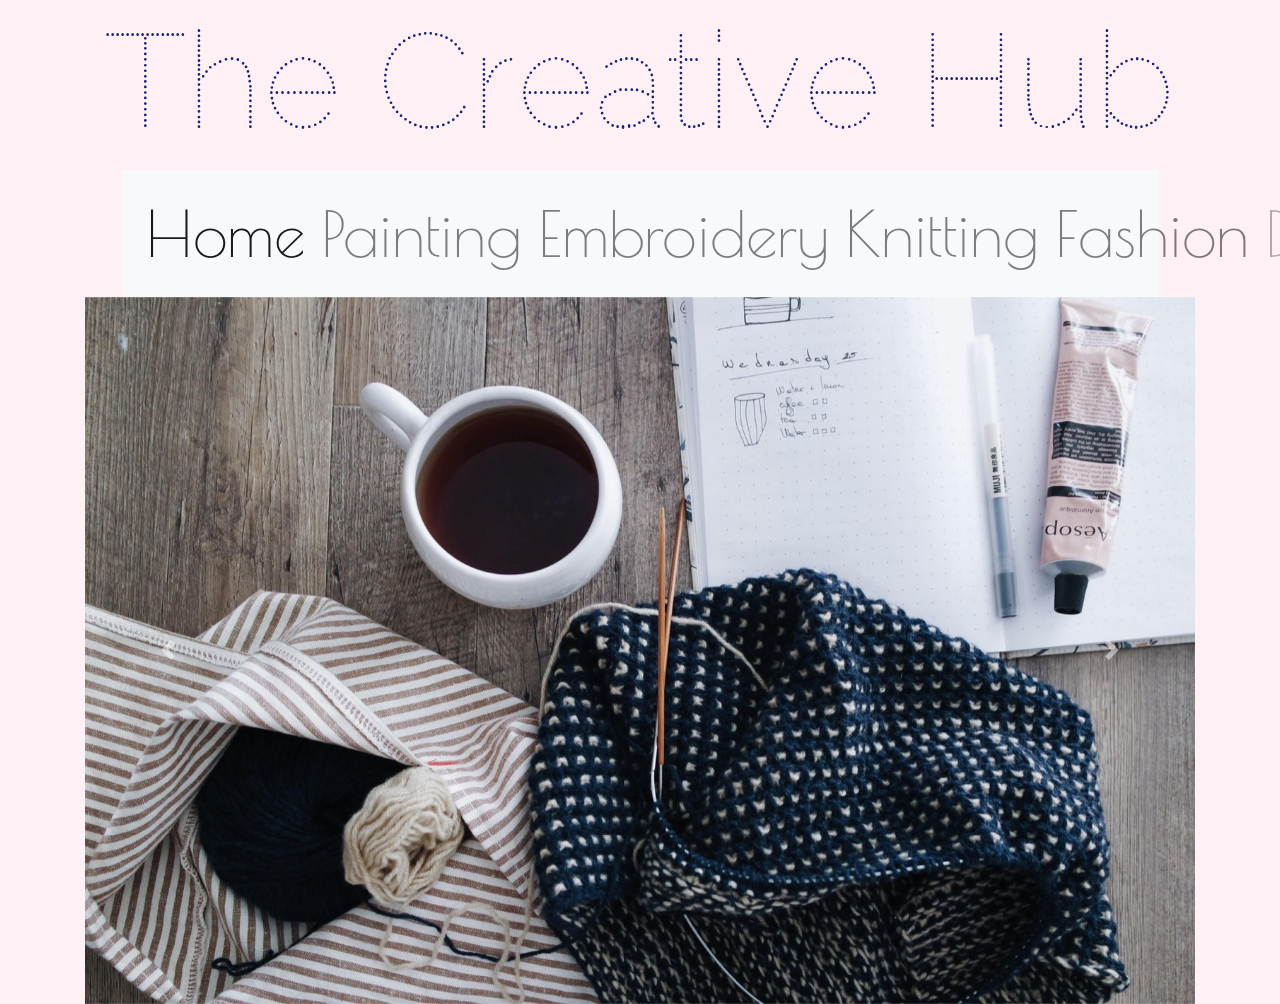
<file: index.html>
<!DOCTYPE html>
<html>

<head>
	<meta name="viewport" content="width=device-width, initial-scale=1.0">
	<title>index.html</title>
	<link rel="stylesheet" href="https://maxcdn.bootstrapcdn.com/bootstrap/4.0.0/css/bootstrap.min.css" integrity="sha384-Gn5384xqQ1aoWXA+058RXPxPg6fy4IWvTNh0E263XmFcJlSAwiGgFAW/dAiS6JXm" crossorigin="anonymous">
	<link rel="stylesheet" type="text/css" href="css/style.css">
	<link href="https://fonts.googleapis.com/css?family=Raleway+Dots" rel="stylesheet">
	<link href="https://fonts.googleapis.com/css?family=Poiret+One" rel="stylesheet">

		<h1> The Creative Hub</h1>
</head>

<script src="https://code.jquery.com/jquery-3.2.1.slim.min.js" integrity="sha384-KJ3o2DKtIkvYIK3UENzmM7KCkRr/rE9/Qpg6aAZGJwFDMVNA/GpGFF93hXpG5KkN" crossorigin="anonymous"></script>
<script src="https://cdnjs.cloudflare.com/ajax/libs/popper.js/1.12.9/umd/popper.min.js" integrity="sha384-ApNbgh9B+Y1QKtv3Rn7W3mgPxhU9K/ScQsAP7hUibX39j7fakFPskvXusvfa0b4Q" crossorigin="anonymous"></script>
<script src="https://maxcdn.bootstrapcdn.com/bootstrap/4.0.0/js/bootstrap.min.js" integrity="sha384-JZR6Spejh4U02d8jOt6vLEHfe/JQGiRRSQQxSfFWpi1MquVdAyjUar5+76PVCmYl" crossorigin="anonymous"></script>

<body>
	<div>
		<nav class="navbar navbar-expand-lg navbar-light bg-light">
			<button class="navbar-toggler" type="button" data-toggle="collapse" data-target="#navbarNavAltMarkup" aria-controls="navbarNavAltMarkup" aria-expanded="false" aria-label="Toggle navigation">
		    	<span class="navbar-toggler-icon"></span>
		  	</button>
		  	<div class="collapse navbar-collapse" id="navbarNavAltMarkup">
		    	<div class="navbar-nav">
		      		<a class="nav-item nav-link active" href="#">Home <span class="sr-only">(current)</span></a>
		     		<a class="nav-item nav-link" href="file:///Users/benedettadelfino/Desktop/CodeAtUni/website4/index2.html">Painting</a>
		     		<a class="nav-item nav-link" href="#">Embroidery</a>
		     		<a class="nav-item nav-link" href="#">Knitting</a>
		    		<a class="nav-item nav-link" href="#">Fashion</a>
		      		<a class="nav-item nav-link disabled" href="#">DIY</a>
		    	</div>
		  	</div>
		</nav>
	</div>

	<div class="container">
		<div id="carouselExampleControls" class="carousel slide" data-ride="carousel">
  				<div class="carousel-inner">

    				<div class="carousel-item active">
      					<img class="d-block w-100" src="img/blueknit.jpeg">
    				</div>
    				<div class="carousel-item">
      					<img class="d-block w-100" src="img/crayons.jpeg">
    				</div>
    				<div class="carousel-item">
      					<img class="d-block w-100" src="img/person.jpeg">
    				</div>
  				</div>

  			<a class="carousel-control-prev" href="#carousel" role="button" data-slide="prev">
    			<span class="carousel-control-prev-icon" aria-hidden="true"></span>
    			<span class="sr-only">Previous</span>
  			</a>
  			<a class="carousel-control-next" href="#carouselExampleControls" role="button" data-slide="next">
   				<span class="carousel-control-next-icon" aria-hidden="true"></span>
  			 	<span class="sr-only">Next</span>
  			</a>		
		</div>
	</div>
</body>
</html>
</file>
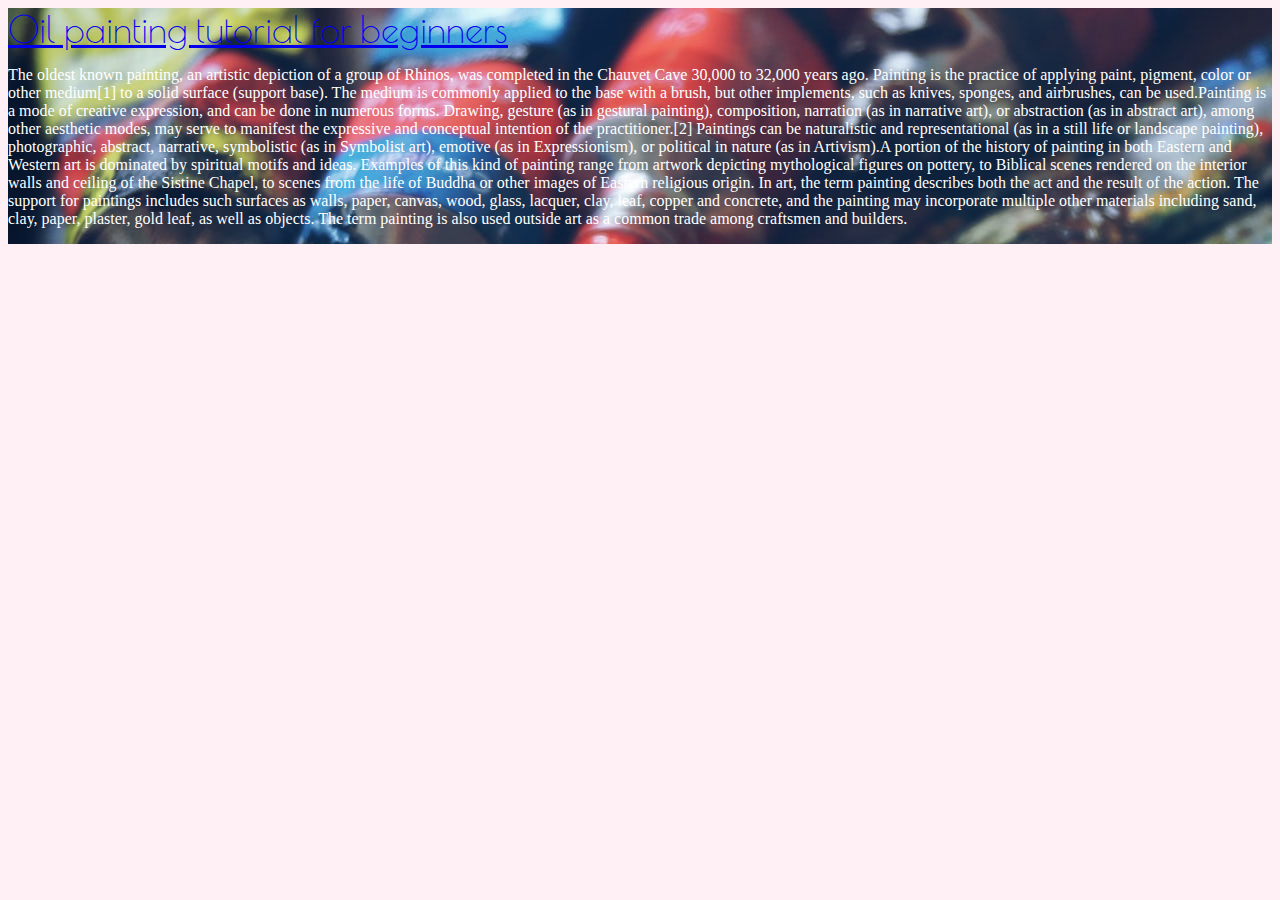
<file: index2.html>
<!DOCTYPE html>
<html>
<head>
	<title>painting</title>
	<link rel="stylesheet" type="text/css" href="css/style2.css">
	<link href="https://fonts.googleapis.com/css?family=Poiret+One" rel="stylesheet">
</head>
<body>
	<div class="container">
    	<div class="row">
        	<div class="col-md-5">
        		<a href="https://www.youtube.com/watch?v=w3hbZfX0Abg"> Oil painting tutorial for beginners</a>
        		<p>The oldest known painting, an artistic depiction of a group of Rhinos, was completed in the Chauvet Cave 30,000 to 32,000 years ago. Painting is the practice of applying paint, pigment, color or other medium[1] to a solid surface (support base). The medium is commonly applied to the base with a brush, but other implements, such as knives, sponges, and airbrushes, can be used.Painting is a mode of creative expression, and can be done in numerous forms. Drawing, gesture (as in gestural painting), composition, narration (as in narrative art), or abstraction (as in abstract art), among other aesthetic modes, may serve to manifest the expressive and conceptual intention of the practitioner.[2] Paintings can be naturalistic and representational (as in a still life or landscape painting), photographic, abstract, narrative, symbolistic (as in Symbolist art), emotive (as in Expressionism), or political in nature (as in Artivism).A portion of the history of painting in both Eastern and Western art is dominated by spiritual motifs and ideas. Examples of this kind of painting range from artwork depicting mythological figures on pottery, to Biblical scenes rendered on the interior walls and ceiling of the Sistine Chapel, to scenes from the life of Buddha or other images of Eastern religious origin. In art, the term painting describes both the act and the result of the action. The support for paintings includes such surfaces as walls, paper, canvas, wood, glass, lacquer, clay, leaf, copper and concrete, and the painting may incorporate multiple other materials including sand, clay, paper, plaster, gold leaf, as well as objects. The term painting is also used outside art as a common trade among craftsmen and builders.</p>
        	</div>
        	<div class="col-md-7"></div>
    	</div>
    </div>
	
</body>
</html>
</file>
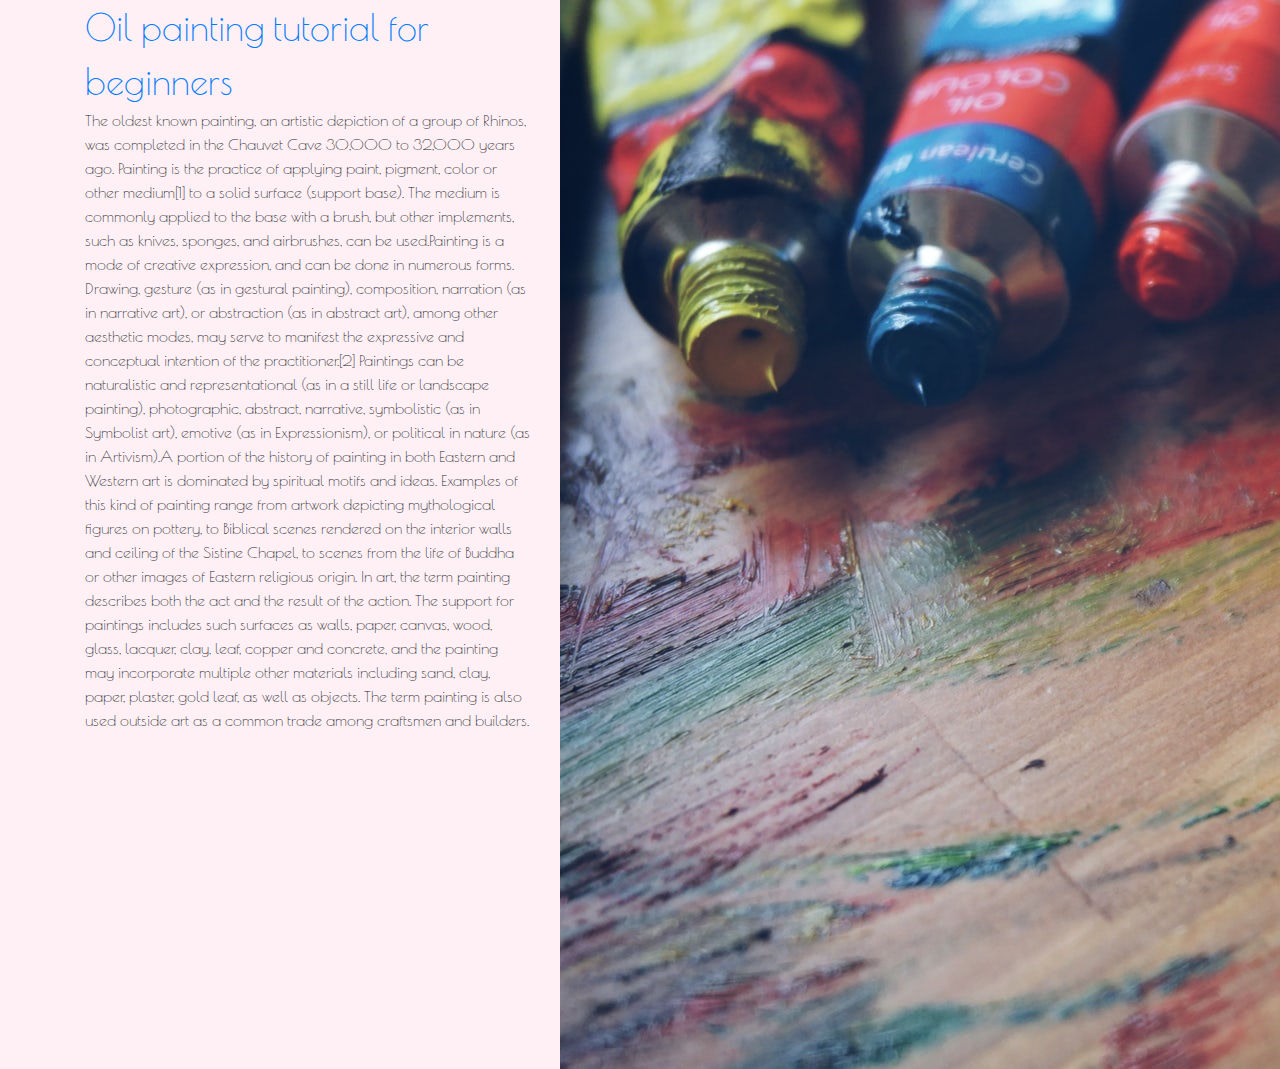
<file: website4/index2.html>
<!DOCTYPE html>
<html>
<head>
	<title>painting</title>
    <link rel="stylesheet" href="https://maxcdn.bootstrapcdn.com/bootstrap/4.0.0/css/bootstrap.min.css" integrity="sha384-Gn5384xqQ1aoWXA+058RXPxPg6fy4IWvTNh0E263XmFcJlSAwiGgFAW/dAiS6JXm" crossorigin="anonymous">
	<link rel="stylesheet" type="text/css" href="css/style2.css">
	<link href="https://fonts.googleapis.com/css?family=Poiret+One" rel="stylesheet">
</head>
<body>
	<div class="container">
    	<div class="row">
        	<div class="col-md-5">
        		<a href="https://www.youtube.com/watch?v=w3hbZfX0Abg"> Oil painting tutorial for beginners</a>
                <br>
        		<p>The oldest known painting, an artistic depiction of a group of Rhinos, was completed in the Chauvet Cave 30,000 to 32,000 years ago. Painting is the practice of applying paint, pigment, color or other medium[1] to a solid surface (support base). The medium is commonly applied to the base with a brush, but other implements, such as knives, sponges, and airbrushes, can be used.Painting is a mode of creative expression, and can be done in numerous forms. Drawing, gesture (as in gestural painting), composition, narration (as in narrative art), or abstraction (as in abstract art), among other aesthetic modes, may serve to manifest the expressive and conceptual intention of the practitioner.[2] Paintings can be naturalistic and representational (as in a still life or landscape painting), photographic, abstract, narrative, symbolistic (as in Symbolist art), emotive (as in Expressionism), or political in nature (as in Artivism).A portion of the history of painting in both Eastern and Western art is dominated by spiritual motifs and ideas. Examples of this kind of painting range from artwork depicting mythological figures on pottery, to Biblical scenes rendered on the interior walls and ceiling of the Sistine Chapel, to scenes from the life of Buddha or other images of Eastern religious origin. In art, the term painting describes both the act and the result of the action. The support for paintings includes such surfaces as walls, paper, canvas, wood, glass, lacquer, clay, leaf, copper and concrete, and the painting may incorporate multiple other materials including sand, clay, paper, plaster, gold leaf, as well as objects. The term painting is also used outside art as a common trade among craftsmen and builders.</p>
        	</div>
        	<div class="col-md-7">
                <img src="img/oilpaint.jpeg">   
            </div>
    	</div>
    </div>
	
</body>
</html>
</file>
<file: css/style.css>
body {background: #FFF0F5
}	

h1 {font-family: 'Raleway Dots', cursive; 
	font-size: 15vh;
	color: #1a237e;
	text-align: center;
}	

header-txt {margin-right: 10.5vh;
			margin-left: 10.5vh;
			font-family: 'Poiret One', cursive;
			font-size: 7vh;
}	 


nav{margin-right: 13.5vh;
	margin-left: 13.5vh;
	font-family: 'Poiret One', cursive;
	font-size: 7vh;
}
</file>
<file: css/style2.css>
body {background: #FFF0F5
}

a {	font-family: 'Poiret One', cursive;
	font-size: 4vh;
}

.col-md-5{float: left;
		background-image: url("../img/oilpaint.jpeg");
		color: white;
}

.col-md-7{float: right;
}
</file>
<file: website4/css/style2.css>
body {background: #FFF0F5
}

a {	font-family: 'Poiret One', cursive;
	font-size: 4vh;
}

.col-md-5{float: left;
		font-family: 'Poiret One', cursive;
}

.col-md-7{
	float: right;
	padding-right: 2vh;
	width:20%;
}
</file>
